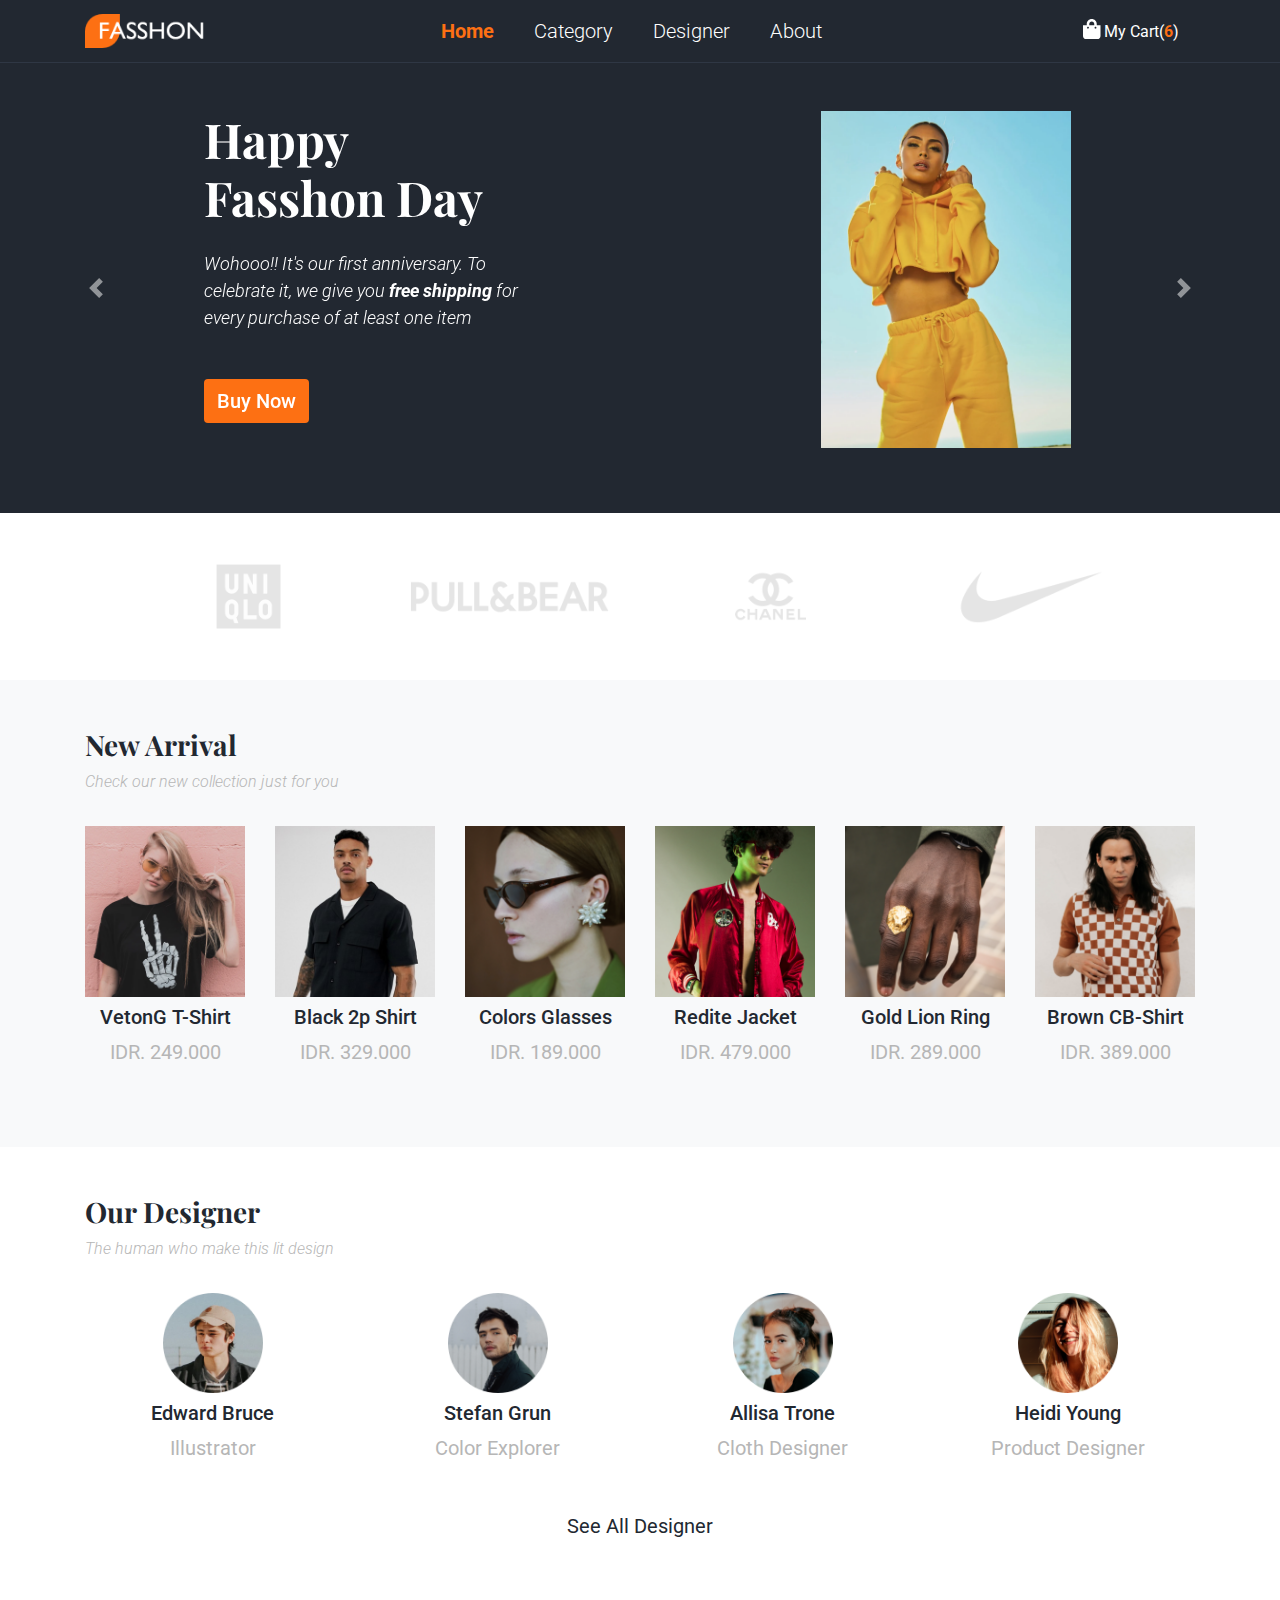
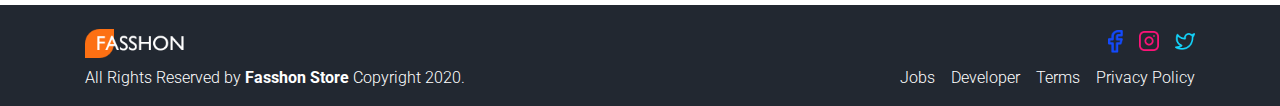
<file: index.html>
<!DOCTYPE html>
<html lang="en">
  <head>
    <meta charset="UTF-8" />
    <meta
      name="viewport"
      content="width=device-width, initial-scale=1.0, shrink-to-fit=no"
    />

    <!-- Bootstrap CSS -->
    <link rel="stylesheet" href="libraries/bootstrap/css/bootstrap.min.css" />

    <!-- Font Awesome CSS -->
    <link rel="stylesheet" href="libraries/fontawesome/css/all.min.css" />

    <!-- Google Font -->
    <link
      href="https://fonts.googleapis.com/css?family=Playfair+Display:400,700|Roboto:300,400,500&display=swap"
      rel="stylesheet"
    />

    <!-- My Style CSS -->
    <link rel="stylesheet" href="styles/style.css" />

    <title>Fasshon Store</title>
  </head>
  <body>
    <!-- Navbar -->
    <nav class="navbar navbar-expand-lg navbar-dark sticky-top">
      <div class="container">
        <a class="navbar-brand" href="index.html"
          ><img src="images/icons/logo@2x.png" alt="fasshon-store-logo"
        /></a>
        <button
          class="navbar-toggler"
          type="button"
          data-toggle="collapse"
          data-target="#navbarNav"
          aria-controls="navbarNav"
          aria-expanded="false"
          aria-label="Toggle navigation"
        >
          <span class="navbar-toggler-icon"></span>
        </button>
        <div class="collapse navbar-collapse" id="navbarNav">
          <ul class="navbar-nav mx-auto">
            <li class="nav-item active">
              <a class="nav-link" href="index.html">Home</a>
            </li>
            <li class="nav-item">
              <a class="nav-link" href="category.html">Category</a>
            </li>
            <li class="nav-item">
              <a class="nav-link" href="#">Designer</a>
            </li>
            <li class="nav-item">
              <a class="nav-link" href="#">About</a>
            </li>
          </ul>
          <div class="nav-shopping-bag">
            <a class="nav-link" href="cart.html"
              ><i class="fa fa-shopping-bag"></i>
              <span class="hover">My Cart</span>(<span
                style="font-weight: bold; color: #fd7013;"
                >6</span
              >)</a
            >
          </div>
        </div>
      </div>
    </nav>
    <!-- End Navbar -->

    <!-- Corousel -->
    <div
      id="carouselExampleControls"
      class="carousel slide"
      data-ride="carousel"
    >
      <div class="carousel-inner">
        <div class="container">
          <div class="carousel-item active">
            <div class="row pt-5 justify-content-around">
              <div class="col-md-6 col-lg-4">
                <h1 class="mb-4">
                  Happy <br />
                  Fasshon Day
                </h1>
                <p class="mb-5">
                  Wohooo!! It's our first anniversary. To celebrate it, we give
                  you <span style="font-weight: bold;">free shipping</span> for
                  every purchase of at least one item
                </p>
                <a name="" id="" class="btn text-white" href="#" role="button"
                  >Buy Now</a
                >
              </div>
              <div class="col-md-5 col-lg-3 d-none d-md-block">
                <img src="images/sliders/slide1@2x.png" />
              </div>
            </div>
          </div>
          <div class="carousel-item">
            <div class="row pt-5 justify-content-around">
              <div class="col-md-6 col-lg-4">
                <h1 class="mb-4">
                  Veton Couple T-Shirt
                </h1>
                <p class="mb-5">
                  Our new look couple T-Shirt. Specialy designed for couple who
                  love being
                  <span style="font-weight: bold;">WILD</span>
                </p>
                <a
                  name=""
                  id=""
                  class="btn text-white"
                  href="single-product.html"
                  role="button"
                  >Get it Now</a
                >
              </div>
              <div class="col-md-5 col-lg-3 d-none d-md-block">
                <img src="images/sliders/slide2@2x.png" />
              </div>
            </div>
          </div>
        </div>
      </div>
      <a
        class="carousel-control-prev"
        href="#carouselExampleControls"
        role="button"
        data-slide="prev"
      >
        <span class="carousel-control-prev-icon" aria-hidden="true"></span>
        <span class="sr-only">Previous</span>
      </a>
      <a
        class="carousel-control-next"
        href="#carouselExampleControls"
        role="button"
        data-slide="next"
      >
        <span class="carousel-control-next-icon" aria-hidden="true"></span>
        <span class="sr-only">Next</span>
      </a>
    </div>
    <!-- End Carousel -->

    <!-- Brands -->
    <section class="brands">
      <div class="container">
        <div class="row p-5 text-center">
          <div class="col-md">
            <img src="images/brands/uniqlo.png" class="img-fluid" />
          </div>
          <div class="col-md">
            <img src="images/brands/pnb.png" class="img-fluid" />
          </div>
          <div class="col-md">
            <img src="images/brands/cc.png" class="img-fluid" />
          </div>
          <div class="col-md">
            <img src="images/brands/nike.png" class="img-fluid" />
          </div>
        </div>
      </div>
    </section>
    <!-- End Brands -->

    <!-- New Arrival -->
    <section class="new-arrival bg-light py-5">
      <div class="container">
        <div class="row mb-3">
          <div class="col">
            <h3>New Arrival</h3>
            <p>Check our new collection just for you</p>
          </div>
        </div>
        <div class="row">
          <div class="col-6 col-sm-4 col-md-4 col-lg-2">
            <figure class="figure">
              <div class="figure-img-arrival">
                <img
                  src="images/products/new-arrival/new1@2x.png"
                  class="figure-img img-fluid "
                />
                <a
                  href="single-product.html"
                  class=" d-flex justify-content-center"
                >
                  <img
                    src="images/icons/btn-detail@2x.png"
                    class="align-self-center"
                /></a>
              </div>
              <figcaption class="figure-caption text-center">
                <h5>VetonG T-Shirt</h5>
                <p>IDR. 249.000</p>
              </figcaption>
            </figure>
          </div>
          <div class="col-6 col-sm-4 col-md-4 col-lg-2">
            <figure class="figure">
              <div class="figure-img-arrival">
                <img
                  src="images/products/new-arrival/new2@2x.png"
                  class="figure-img img-fluid "
                />
                <a href="#" class=" d-flex justify-content-center">
                  <img
                    src="images/icons/btn-detail@2x.png"
                    class="align-self-center"
                /></a>
              </div>
              <figcaption class="figure-caption text-center">
                <h5>Black 2p Shirt</h5>
                <p>IDR. 329.000</p>
              </figcaption>
            </figure>
          </div>
          <div class="col-6 col-sm-4 col-md-4 col-lg-2">
            <figure class="figure">
              <div class="figure-img-arrival">
                <img
                  src="images/products/new-arrival/new3@2x.png"
                  class="figure-img img-fluid "
                />
                <a href="#" class=" d-flex justify-content-center">
                  <img
                    src="images/icons/btn-detail@2x.png"
                    class="align-self-center"
                /></a>
              </div>
              <figcaption class="figure-caption text-center">
                <h5>Colors Glasses</h5>
                <p>IDR. 189.000</p>
              </figcaption>
            </figure>
          </div>
          <div class="col-6 col-sm-4 col-md-4 col-lg-2">
            <figure class="figure">
              <div class="figure-img-arrival">
                <img
                  src="images/products/new-arrival/new4@2x.png"
                  class="figure-img img-fluid "
                />
                <a href="#" class=" d-flex justify-content-center">
                  <img
                    src="images/icons/btn-detail@2x.png"
                    class="align-self-center"
                /></a>
              </div>
              <figcaption class="figure-caption text-center">
                <h5>Redite Jacket</h5>
                <p>IDR. 479.000</p>
              </figcaption>
            </figure>
          </div>
          <div class="col-6 col-sm-4 col-md-4 col-lg-2">
            <figure class="figure">
              <div class="figure-img-arrival">
                <img
                  src="images/products/new-arrival/new5@2x.png"
                  class="figure-img img-fluid "
                />
                <a href="#" class=" d-flex justify-content-center">
                  <img
                    src="images/icons/btn-detail@2x.png"
                    class="align-self-center"
                /></a>
              </div>
              <figcaption class="figure-caption text-center">
                <h5>Gold Lion Ring</h5>
                <p>IDR. 289.000</p>
              </figcaption>
            </figure>
          </div>
          <div class="col-6 col-sm-4 col-md-4 col-lg-2">
            <figure class="figure">
              <div class="figure-img-arrival">
                <img
                  src="images/products/new-arrival/new6@2x.png"
                  class="figure-img img-fluid "
                />
                <a href="#" class=" d-flex justify-content-center">
                  <img
                    src="images/icons/btn-detail@2x.png"
                    class="align-self-center"
                /></a>
              </div>
              <figcaption class="figure-caption text-center">
                <h5>Brown CB-Shirt</h5>
                <p>IDR. 389.000</p>
              </figcaption>
            </figure>
          </div>
        </div>
      </div>
    </section>
    <!-- End New Arrival -->

    <!-- Designer -->
    <section class="designer">
      <div class="container py-5">
        <div class="row mb-3">
          <div class="col">
            <h3>Our Designer</h3>
            <p>The human who make this lit design</p>
          </div>
        </div>
        <div class="row mb-3">
          <div class="col-6 col-sm-3 text-center">
            <figure class="figure">
              <div class="figure-img-designer">
                <img
                  src="images/designers/designer1@2x.png"
                  class="figure-img img-fluid rounded"
                />
              </div>
              <figcaption class="figure-caption text-center">
                <h5>Edward Bruce</h5>
                <p>Illustrator</p>
              </figcaption>
            </figure>
          </div>
          <div class="col-6 col-sm-3 text-center">
            <figure class="figure">
              <div class="figure-img-designer">
                <img
                  src="images/designers/designer2@2x.png"
                  class="figure-img img-fluid rounded"
                />
              </div>
              <figcaption class="figure-caption text-center">
                <h5>Stefan Grun</h5>
                <p>Color Explorer</p>
              </figcaption>
            </figure>
          </div>
          <div class="col-6 col-sm-3 text-center">
            <figure class="figure">
              <div class="figure-img-designer">
                <img
                  src="images/designers/designer3@2x.png"
                  class="figure-img img-fluid rounded"
                />
              </div>
              <figcaption class="figure-caption text-center">
                <h5>Allisa Trone</h5>
                <p>Cloth Designer</p>
              </figcaption>
            </figure>
          </div>
          <div class="col-6 col-sm-3 text-center">
            <figure class="figure">
              <div class="figure-img-designer">
                <img
                  src="images/designers/designer4@2x.png"
                  class="figure-img img-fluid rounded"
                />
              </div>
              <figcaption class="figure-caption text-center">
                <h5>Heidi Young</h5>
                <p>Product Designer</p>
              </figcaption>
            </figure>
          </div>
        </div>
        <div class="row mb-3">
          <div class="col text-center">
            <a href="">See All Designer</a>
          </div>
        </div>
      </div>
    </section>
    <!-- End Designer -->

    <!-- Footer -->
    <footer>
      <div class="container">
        <div class="row pt-4 pb-2 justify-content-between">
          <div class="col-2">
            <img src="images/icons/logo@2x.png" alt="fashon-logo-store" />
          </div>
          <div class="col-5">
            <div class="nav sosmed justify-content-end">
              <a href="#" class="nav-link facebook"
                ><img src="images/icons/facebook@2x.png" alt="facebook"
              /></a>
              <a href="#" class="nav-link"
                ><img src="images/icons/instagram@2x.png" alt="instagram"
              /></a>
              <a href="#" class="nav-link"
                ><img src="images/icons/twitter@2x.png" alt="twitter"
              /></a>
            </div>
          </div>
        </div>
        <div class="row">
          <div class="col-6">
            <p>
              All Rights Reserved by
              <span style="font-weight: bold;">Fasshon Store</span> Copyright
              2020.
            </p>
          </div>
          <div class="col-6 text-right">
            <nav class="nav justify-content-end">
              <a class="nav-link" href="#">Jobs</a>
              <a class="nav-link" href="#">Developer</a>
              <a class="nav-link" href="#">Terms</a>
              <a class="nav-link" href="#">Privacy Policy</a>
            </nav>
          </div>
        </div>
      </div>
    </footer>
    <!-- End Footer -->

    <!-- jQuery, then Popper.js, Bootstap JS -->
    <script src="libraries/jquery/jquery-3.4.1.min.js"></script>
    <script src="libraries/popper/popper.min.js"></script>
    <script src="libraries/bootstrap/js/bootstrap.min.js"></script>

    <!-- Font Awesome JS -->
    <script src="libraries/fontawesome/js/all.min.js"></script>
  </body>
</html>
</file>
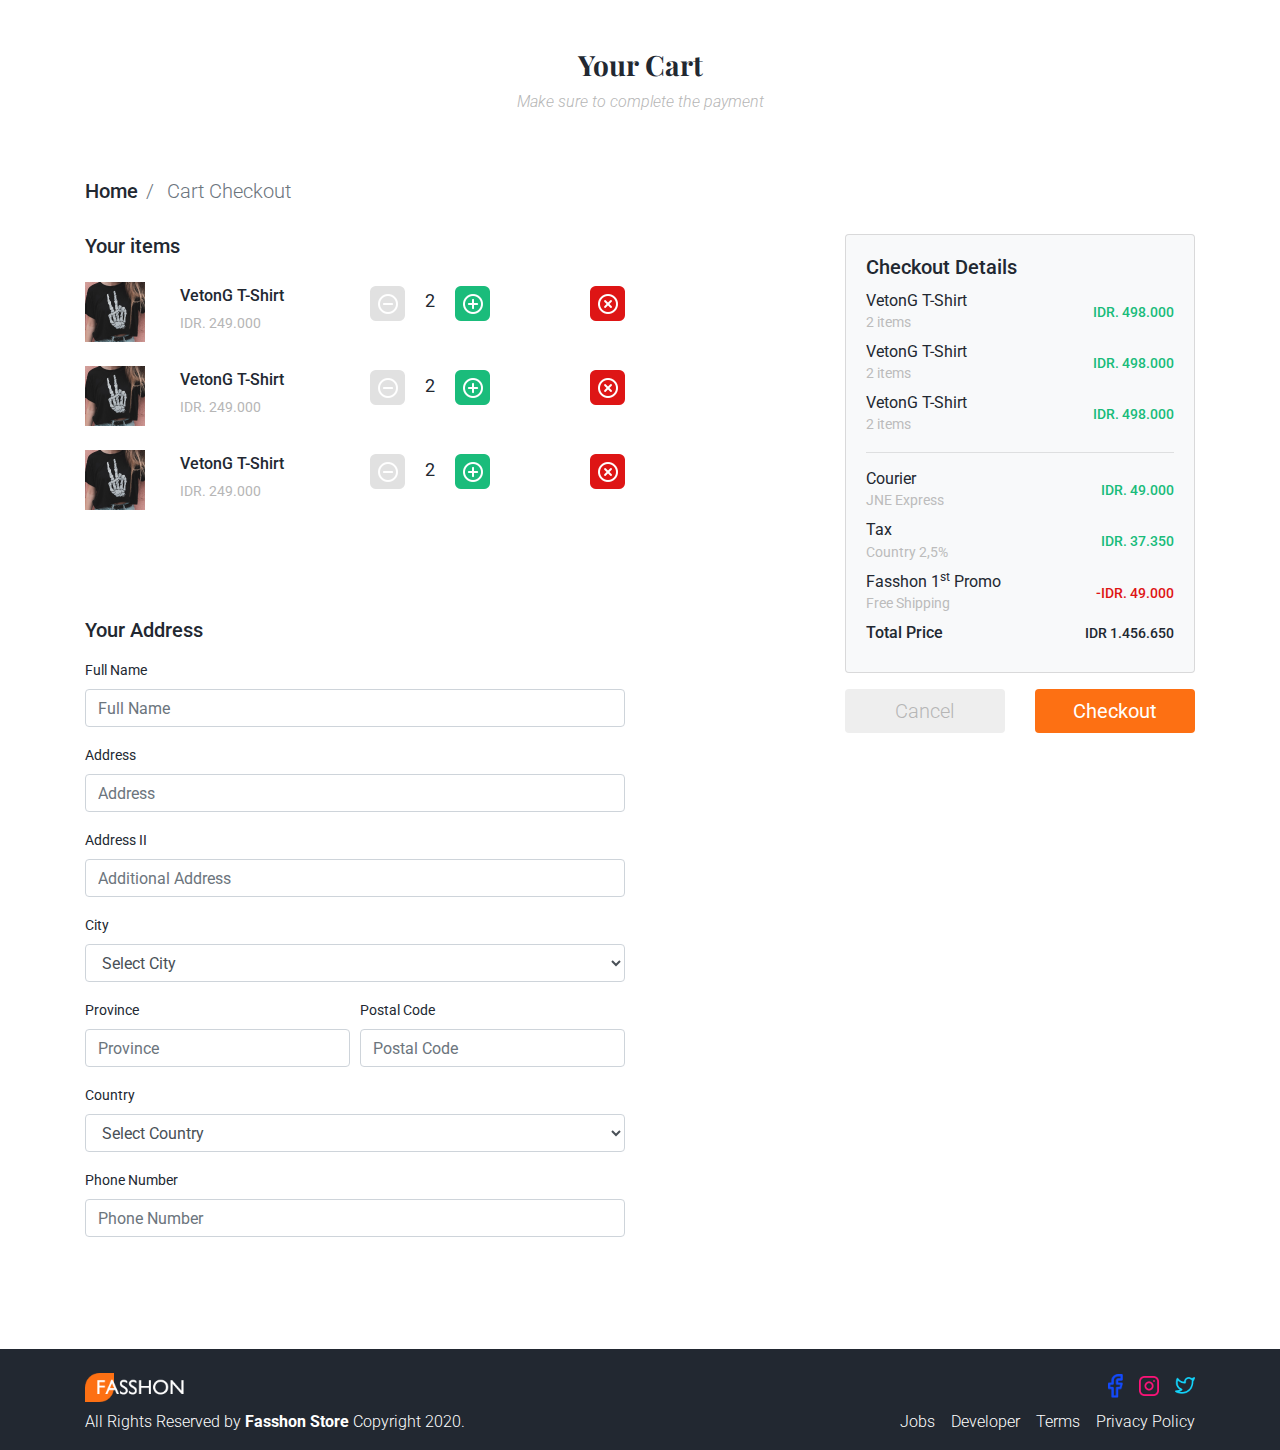
<file: cart.html>
<!DOCTYPE html>
<html lang="en">
  <head>
    <meta charset="UTF-8" />
    <meta
      name="viewport"
      content="width=device-width, initial-scale=1.0, shrink-to-fit=no"
    />

    <!-- Bootstrap CSS -->
    <link rel="stylesheet" href="libraries/bootstrap/css/bootstrap.min.css" />

    <!-- Font Awesome CSS -->
    <link rel="stylesheet" href="libraries/fontawesome/css/all.min.css" />

    <!-- Google Font -->
    <link
      href="https://fonts.googleapis.com/css?family=Playfair+Display:400,700|Roboto:300,400,500&display=swap"
      rel="stylesheet"
    />

    <!-- My Style CSS -->
    <link rel="stylesheet" href="styles/style.css" />

    <title>Fasshon Store</title>
  </head>
  <body>
    <!-- Cart Header -->
    <div class="container pt-5">
      <div class="row cart mb-3">
        <div class="col text-center">
          <h3>Your Cart</h3>
          <p>Make sure to complete the payment</p>
        </div>
      </div>
    </div>
    <!-- End Cart Header -->

    <!-- Breadcrumb -->
    <div class="container">
      <nav>
        <ol class="breadcrumb bg-transparent">
          <li class="breadcrumb-item"><a href="index.html">Home</a></li>
          <li class="breadcrumb-item active" aria-current="page">
            Cart Checkout
          </li>
        </ol>
      </nav>
    </div>
    <!-- End Breadcrumb -->

    <!-- Checkout -->
    <section class="checkout">
      <div class="container pb-5">
        <div class="row mb-5 justify-content-between">
          <div class="col-lg-6">
            <h5 class="mb-4">Your items</h5>
            <div class="row mb-3">
              <div class="col-sm-2 col-md-2 d-none d-sm-block">
                <img
                  src="images/products/cart/Mask Group 20@2x.png"
                  alt="item-1"
                />
              </div>
              <div class="col-4 col-sm-4 col-md-4 mt-1">
                <h6>VetonG T-Shirt</h6>
                <p>IDR. 249.000</p>
              </div>
              <div class="col-6 col-sm-4 col-md-4 mt-1">
                <a href="" class="btn-minplus" role="button"
                  ><img src="images/icons/btn-min@2x.png" alt="btn-min"
                /></a>
                <span class="mx-3" style="font-size: 18px;">2</span>
                <a href="" class="btn-minplus" role="button"
                  ><img src="images/icons/btn-plus@2x.png" alt="btn-plus"
                /></a>
              </div>
              <div class="col-2 col-sm-2 col-md-2 mt-1 text-right">
                <a href="" class="btn-delete" role="button"
                  ><img src="images/icons/btn-delete@2x.png" alt="btn-plus"
                /></a>
              </div>
            </div>
            <div class="row mb-3">
              <div class="col-sm-2 col-md-2 d-none d-sm-block">
                <img
                  src="images/products/cart/Mask Group 20@2x.png"
                  alt="item-1"
                />
              </div>
              <div class="col-4 col-sm-4 col-md-4 mt-1">
                <h6>VetonG T-Shirt</h6>
                <p>IDR. 249.000</p>
              </div>
              <div class="col-6 col-sm-4 col-md-4 mt-1">
                <a href="" class="btn-minplus" role="button"
                  ><img src="images/icons/btn-min@2x.png" alt="btn-min"
                /></a>
                <span class="mx-3" style="font-size: 18px;">2</span>
                <a href="" class="btn-minplus" role="button"
                  ><img src="images/icons/btn-plus@2x.png" alt="btn-plus"
                /></a>
              </div>
              <div class="col-2 col-sm-2 col-md-2 mt-1 text-right">
                <a href="" class="btn-delete" role="button"
                  ><img src="images/icons/btn-delete@2x.png" alt="btn-plus"
                /></a>
              </div>
            </div>
            <div class="row mb-3">
              <div class="col-sm-2 col-md-2 d-none d-sm-block">
                <img
                  src="images/products/cart/Mask Group 20@2x.png"
                  alt="item-1"
                />
              </div>
              <div class="col-4 col-sm-4 col-md-4 mt-1">
                <h6>VetonG T-Shirt</h6>
                <p>IDR. 249.000</p>
              </div>
              <div class="col-6 col-sm-4 col-md-4 mt-1">
                <a href="" class="btn-minplus" role="button"
                  ><img src="images/icons/btn-min@2x.png" alt="btn-min"
                /></a>
                <span class="mx-3" style="font-size: 18px;">2</span>
                <a href="" class="btn-minplus" role="button"
                  ><img src="images/icons/btn-plus@2x.png" alt="btn-plus"
                /></a>
              </div>
              <div class="col-2 col-sm-2 col-md-2 mt-1 text-right">
                <a href="" class="btn-delete" role="button"
                  ><img src="images/icons/btn-delete@2x.png" alt="btn-plus"
                /></a>
              </div>
            </div>
            <!-- Address -->
            <h5 class="mb-3" style="margin-top: 100px;">Your Address</h5>
            <form>
              <div class="form-group">
                <label for="name">Full Name</label>
                <input
                  type="text"
                  class="form-control"
                  id="name"
                  placeholder="Full Name"
                />
              </div>
              <div class="form-group">
                <label for="address">Address</label>
                <input
                  type="text"
                  class="form-control"
                  id="address"
                  placeholder="Address"
                />
              </div>
              <div class="form-group">
                <label for="address2">Address II</label>
                <input
                  type="text"
                  class="form-control"
                  id="address2"
                  placeholder="Additional Address"
                />
              </div>
              <div class="form-group">
                <label for="city">City</label>
                <select class="form-control" id="city">
                  <option>Select City</option>
                  <option>Surabaya</option>
                  <option>Jakarta</option>
                  <option>Bandung</option>
                </select>
              </div>
              <div class="form-row">
                <div class="col mb-3">
                  <label for="province">Province</label>
                  <input
                    type="text"
                    class="form-control"
                    placeholder="Province"
                  />
                </div>
                <div class="col">
                  <label for="postal-code">Postal Code</label>
                  <input
                    type="number"
                    class="form-control"
                    placeholder="Postal Code"
                  />
                </div>
              </div>
              <div class="form-group">
                <label for="country">Country</label>
                <select class="form-control" id="country">
                  <option>Select Country</option>
                  <option>Indonesia</option>
                  <option>Singapore</option>
                  <option>Australia</option>
                </select>
              </div>
              <div class="form-group">
                <label for="phone">Phone Number</label>
                <input
                  type="tel"
                  class="form-control"
                  id="phone"
                  placeholder="Phone Number"
                />
              </div>
            </form>
            <!-- End Address -->
          </div>
          <div class="col-lg-4">
            <div class="card bg-light mb-3">
              <div class="card-body">
                <h5 class="card-title">Checkout Details</h5>
                <div class="row mb-2">
                  <div class="col">
                    <h6 class="m-0">VetonG T-Shirt</h6>
                    <small>2 items</small>
                  </div>
                  <div class="col d-flex justify-content-end">
                    <p class="m-0 align-self-center">IDR. 498.000</p>
                  </div>
                </div>
                <div class="row mb-2">
                  <div class="col">
                    <h6 class="m-0">VetonG T-Shirt</h6>
                    <small>2 items</small>
                  </div>
                  <div class="col d-flex justify-content-end">
                    <p class="m-0 align-self-center">IDR. 498.000</p>
                  </div>
                </div>
                <div class="row mb-2">
                  <div class="col">
                    <h6 class="m-0">VetonG T-Shirt</h6>
                    <small>2 items</small>
                  </div>
                  <div class="col d-flex justify-content-end">
                    <p class="m-0 align-self-center">IDR. 498.000</p>
                  </div>
                </div>
                <hr />
                <div class="row mb-2">
                  <div class="col">
                    <h6 class="m-0">Courier</h6>
                    <small>JNE Express</small>
                  </div>
                  <div class="col d-flex justify-content-end">
                    <p class="m-0 align-self-center">IDR. 49.000</p>
                  </div>
                </div>
                <div class="row mb-2">
                  <div class="col">
                    <h6 class="m-0">Tax</h6>
                    <small>Country 2,5%</small>
                  </div>
                  <div class="col d-flex justify-content-end">
                    <p class="m-0 align-self-center">IDR. 37.350</p>
                  </div>
                </div>
                <div class="row mb-2">
                  <div class="col">
                    <h6 class="m-0">Fasshon 1<sup>st</sup> Promo</h6>
                    <small>Free Shipping</small>
                  </div>
                  <div class="col d-flex justify-content-end">
                    <p class="m-0 align-self-center" style="color: #de1515;">
                      -IDR. 49.000
                    </p>
                  </div>
                </div>
                <div class="row mb-2">
                  <div class="col">
                    <h6 class="m-0" style="font-weight: 500;">Total Price</h6>
                  </div>
                  <div class="col d-flex justify-content-end">
                    <p
                      class="m-0 align-self-center"
                      style="font-weight: 500; color: #222831;"
                    >
                      IDR 1.456.650
                    </p>
                  </div>
                </div>
              </div>
            </div>
            <div class="row">
              <div class="col">
                <a
                  class="btn btn-block btn-cancel"
                  href="index.html"
                  role="button"
                  >Cancel</a
                >
              </div>
              <div class="col">
                <a
                  class="btn btn-block btn-checkout"
                  href="#"
                  role="button"
                  data-toggle="modal"
                  data-target="#success-checkout"
                  >Checkout</a
                >
              </div>
            </div>
          </div>
        </div>
      </div>
    </section>
    <!-- End Checkout -->

    <!-- Success Checkout Modal -->
    <div
      class="modal fade"
      id="success-checkout"
      tabindex="-1"
      role="dialog"
      aria-labelledby="exampleModalLabel"
      aria-hidden="true"
    >
      <div class="modal-dialog" role="document">
        <div class="modal-content">
          <div class="modal-body text-center">
            <img
              class="mb-5"
              src="images/icons/ic-success-checkout@2x.png"
              alt="icon-success-checkout"
            />
            <h3>Checkout Success</h3>
            <p>Your clothes will come in a few days</p>
            <a class="btn btn-back-home mt-4" href="index.html" role="button"
              >Home</a
            >
          </div>
        </div>
      </div>
    </div>
    <!-- End Success Checkout Modal -->

    <!-- Footer -->
    <footer>
      <div class="container">
        <div class="row pt-4 pb-2 justify-content-between">
          <div class="col-2">
            <img src="images/icons/logo@2x.png" alt="fashon-store-logo" />
          </div>
          <div class="col-5">
            <div class="nav sosmed justify-content-end">
              <a href="#" class="nav-link facebook"
                ><img src="images/icons/facebook@2x.png" alt="facebook"
              /></a>
              <a href="#" class="nav-link"
                ><img src="images/icons/instagram@2x.png" alt="instagram"
              /></a>
              <a href="#" class="nav-link"
                ><img src="images/icons/twitter@2x.png" alt="twitter"
              /></a>
            </div>
          </div>
        </div>
        <div class="row">
          <div class="col-6">
            <p>
              All Rights Reserved by
              <span style="font-weight: bold;">Fasshon Store</span> Copyright
              2020.
            </p>
          </div>
          <div class="col-6 text-right">
            <nav class="nav justify-content-end">
              <a class="nav-link" href="#">Jobs</a>
              <a class="nav-link" href="#">Developer</a>
              <a class="nav-link" href="#">Terms</a>
              <a class="nav-link" href="#">Privacy Policy</a>
            </nav>
          </div>
        </div>
      </div>
    </footer>
    <!-- End Footer -->

    <!-- jQuery, then Popper.js, Bootstap JS -->
    <script src="libraries/jquery/jquery-3.4.1.min.js"></script>
    <script src="libraries/popper/popper.min.js"></script>
    <script src="libraries/bootstrap/js/bootstrap.min.js"></script>

    <!-- Font Awesome JS -->
    <script src="libraries/fontawesome/js/all.min.js"></script>
  </body>
</html>
</file>
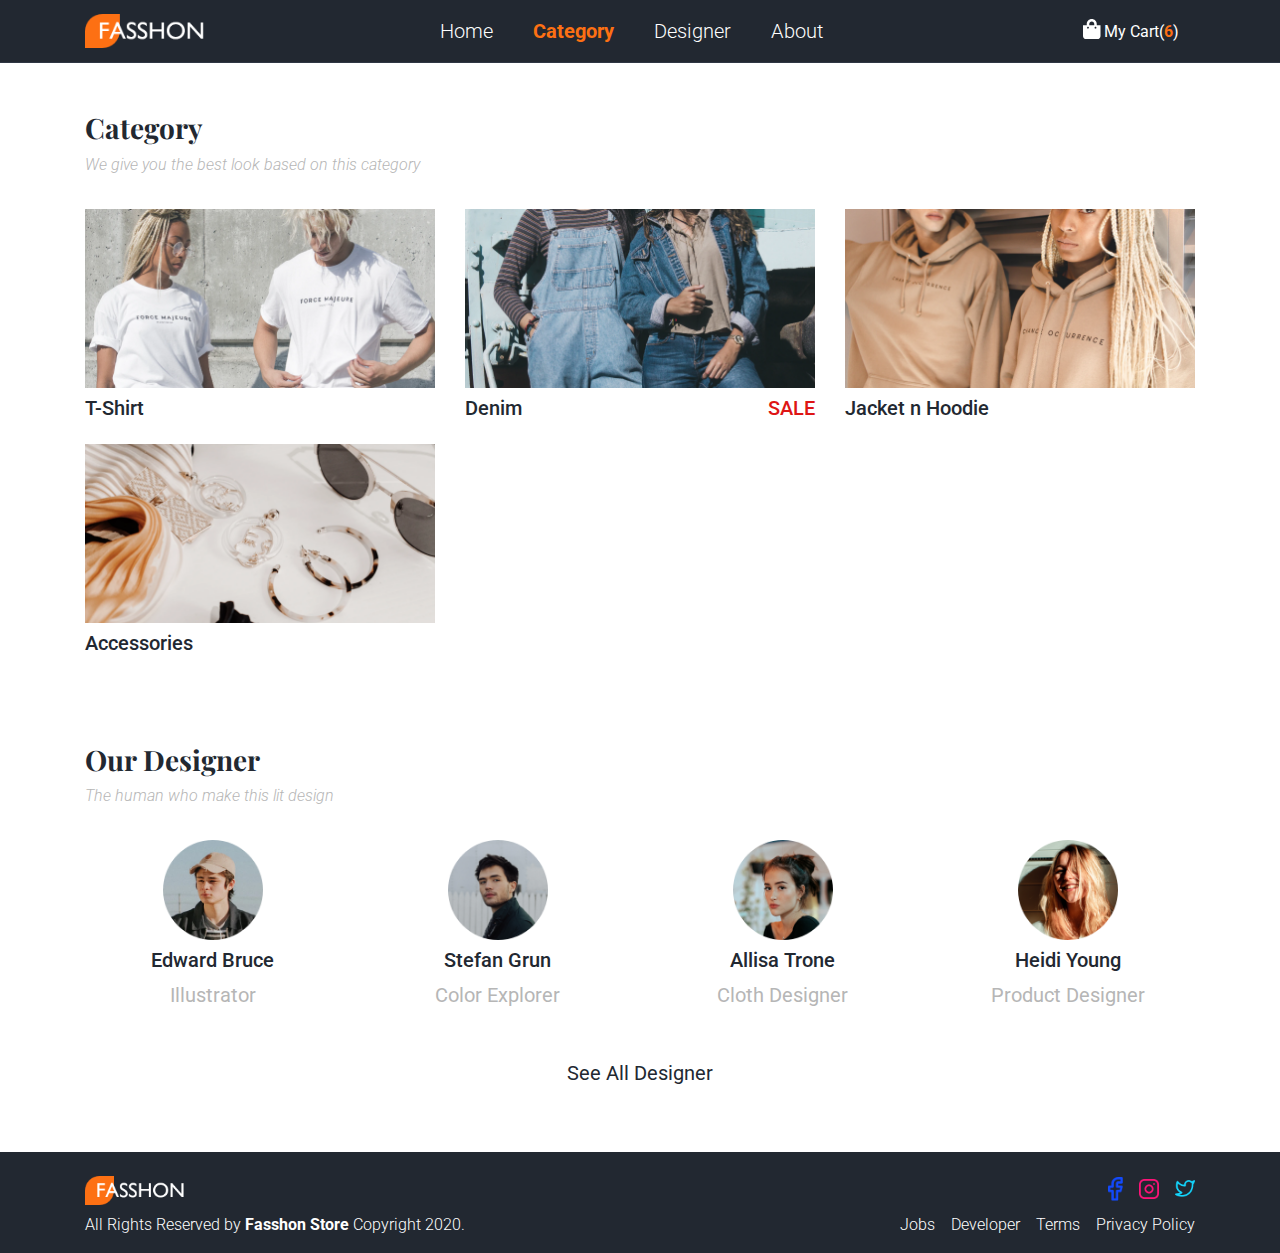
<file: category.html>
<!DOCTYPE html>
<html lang="en">
  <head>
    <meta charset="UTF-8" />
    <meta
      name="viewport"
      content="width=device-width, initial-scale=1.0, shrink-to-fit=no"
    />

    <!-- Bootstrap CSS -->
    <link rel="stylesheet" href="libraries/bootstrap/css/bootstrap.min.css" />

    <!-- Font Awesome CSS -->
    <link rel="stylesheet" href="libraries/fontawesome/css/all.min.css" />

    <!-- Google Font -->
    <link
      href="https://fonts.googleapis.com/css?family=Playfair+Display:400,700|Roboto:300,400,500&display=swap"
      rel="stylesheet"
    />

    <!-- My Style CSS -->
    <link rel="stylesheet" href="styles/style.css" />

    <title>Fasshon Store</title>
  </head>
  <body>
    <!-- Navbar -->
    <nav class="navbar navbar-expand-lg navbar-dark sticky-top">
      <div class="container">
        <a class="navbar-brand" href="index.html"
          ><img src="images/icons/logo@2x.png" alt="fasshon-store-logo"
        /></a>
        <button
          class="navbar-toggler"
          type="button"
          data-toggle="collapse"
          data-target="#navbarNav"
          aria-controls="navbarNav"
          aria-expanded="false"
          aria-label="Toggle navigation"
        >
          <span class="navbar-toggler-icon"></span>
        </button>
        <div class="collapse navbar-collapse" id="navbarNav">
          <ul class="navbar-nav mx-auto">
            <li class="nav-item">
              <a class="nav-link" href="index.html">Home</a>
            </li>
            <li class="nav-item active">
              <a class="nav-link" href="category.html">Category</a>
            </li>
            <li class="nav-item">
              <a class="nav-link" href="#">Designer</a>
            </li>
            <li class="nav-item">
              <a class="nav-link" href="#">About</a>
            </li>
          </ul>
          <div class="nav-shopping-bag">
            <a class="nav-link" href="cart.html"
              ><i class="fa fa-shopping-bag"></i>
              <span class="hover">My Cart</span>(<span
                style="font-weight: bold; color: #fd7013;"
                >6</span
              >)</a
            >
          </div>
        </div>
      </div>
    </nav>
    <!-- End Navbar -->

    <!-- Category -->
    <section class="category">
      <div class="container">
        <div class="row mb-3 pt-5">
          <div class="col">
            <h3>Category</h3>
            <p>We give you the best look based on this category</p>
          </div>
        </div>
        <div class="row mb-3">
          <div class="col-sm-6 col-md-4">
            <figure class="figure">
              <img
                src="images/category/tshirt@2x.png"
                class="figure-img img-fluid"
                alt="category-1"
              />
              <figcaption class="figure-caption">
                <div class="row">
                  <div class="col">
                    <h5>T-Shirt</h5>
                  </div>
                </div>
              </figcaption>
            </figure>
          </div>
          <div class="col-sm-6 col-md-4">
            <figure class="figure">
              <img
                src="images/category/denim@2x.png"
                class="figure-img img-fluid"
                alt="category-2"
              />
              <figcaption class="figure-caption">
                <div class="row">
                  <div class="col">
                    <h5>Denim</h5>
                  </div>
                  <div class="col text-right">
                    <h6>SALE</h6>
                  </div>
                </div>
              </figcaption>
            </figure>
          </div>
          <div class="col-sm-6 col-md-4">
            <figure class="figure">
              <img
                src="images/category/jacket@2x.png"
                class="figure-img img-fluid"
                alt="category-3"
              />
              <figcaption class="figure-caption">
                <div class="row">
                  <div class="col">
                    <h5>Jacket n Hoodie</h5>
                  </div>
                </div>
              </figcaption>
            </figure>
          </div>
          <div class="col-sm-6 col-md-4">
            <figure class="figure">
              <img
                src="images/category/accessories@2x.png"
                class="figure-img img-fluid"
                alt="category-4"
              />
              <figcaption class="figure-caption">
                <div class="row">
                  <div class="col">
                    <h5>Accessories</h5>
                  </div>
                </div>
              </figcaption>
            </figure>
          </div>
        </div>
      </div>
    </section>
    <!-- End Category -->

    <!-- Designer -->
    <section class="designer">
      <div class="container py-5">
        <div class="row mb-3">
          <div class="col">
            <h3>Our Designer</h3>
            <p>The human who make this lit design</p>
          </div>
        </div>
        <div class="row mb-3">
          <div class="col-6 col-sm-3 text-center">
            <figure class="figure">
              <div class="figure-img-designer">
                <img
                  src="images/designers/designer1@2x.png"
                  class="figure-img img-fluid rounded"
                />
              </div>
              <figcaption class="figure-caption text-center">
                <h5>Edward Bruce</h5>
                <p>Illustrator</p>
              </figcaption>
            </figure>
          </div>
          <div class="col-6 col-sm-3 text-center">
            <figure class="figure">
              <div class="figure-img-designer">
                <img
                  src="images/designers/designer2@2x.png"
                  class="figure-img img-fluid rounded"
                />
              </div>
              <figcaption class="figure-caption text-center">
                <h5>Stefan Grun</h5>
                <p>Color Explorer</p>
              </figcaption>
            </figure>
          </div>
          <div class="col-6 col-sm-3 text-center">
            <figure class="figure">
              <div class="figure-img-designer">
                <img
                  src="images/designers/designer3@2x.png"
                  class="figure-img img-fluid rounded"
                />
              </div>
              <figcaption class="figure-caption text-center">
                <h5>Allisa Trone</h5>
                <p>Cloth Designer</p>
              </figcaption>
            </figure>
          </div>
          <div class="col-6 col-sm-3 text-center">
            <figure class="figure">
              <div class="figure-img-designer">
                <img
                  src="images/designers/designer4@2x.png"
                  class="figure-img img-fluid rounded"
                />
              </div>
              <figcaption class="figure-caption text-center">
                <h5>Heidi Young</h5>
                <p>Product Designer</p>
              </figcaption>
            </figure>
          </div>
        </div>
        <div class="row mb-3">
          <div class="col text-center">
            <a href="">See All Designer</a>
          </div>
        </div>
      </div>
    </section>
    <!-- End Designer -->

    <!-- Footer -->
    <footer>
      <div class="container">
        <div class="row pt-4 pb-2 justify-content-between">
          <div class="col-2">
            <img src="images/icons/logo@2x.png" alt="fashon-store-logo" />
          </div>
          <div class="col-5">
            <div class="nav sosmed justify-content-end">
              <a href="#" class="nav-link facebook"
                ><img src="images/icons/facebook@2x.png" alt="facebook"
              /></a>
              <a href="#" class="nav-link"
                ><img src="images/icons/instagram@2x.png" alt="instagram"
              /></a>
              <a href="#" class="nav-link"
                ><img src="images/icons/twitter@2x.png" alt="twitter"
              /></a>
            </div>
          </div>
        </div>
        <div class="row">
          <div class="col-6">
            <p>
              All Rights Reserved by
              <span style="font-weight: bold;">Fasshon Store</span> Copyright
              2020.
            </p>
          </div>
          <div class="col-6 text-right">
            <nav class="nav justify-content-end">
              <a class="nav-link" href="#">Jobs</a>
              <a class="nav-link" href="#">Developer</a>
              <a class="nav-link" href="#">Terms</a>
              <a class="nav-link" href="#">Privacy Policy</a>
            </nav>
          </div>
        </div>
      </div>
    </footer>
    <!-- End Footer -->

    <!-- jQuery, then Popper.js, Bootstap JS -->
    <script src="libraries/jquery/jquery-3.4.1.min.js"></script>
    <script src="libraries/popper/popper.min.js"></script>
    <script src="libraries/bootstrap/js/bootstrap.min.js"></script>

    <!-- Font Awesome JS -->
    <script src="libraries/fontawesome/js/all.min.js"></script>
  </body>
</html>
</file>
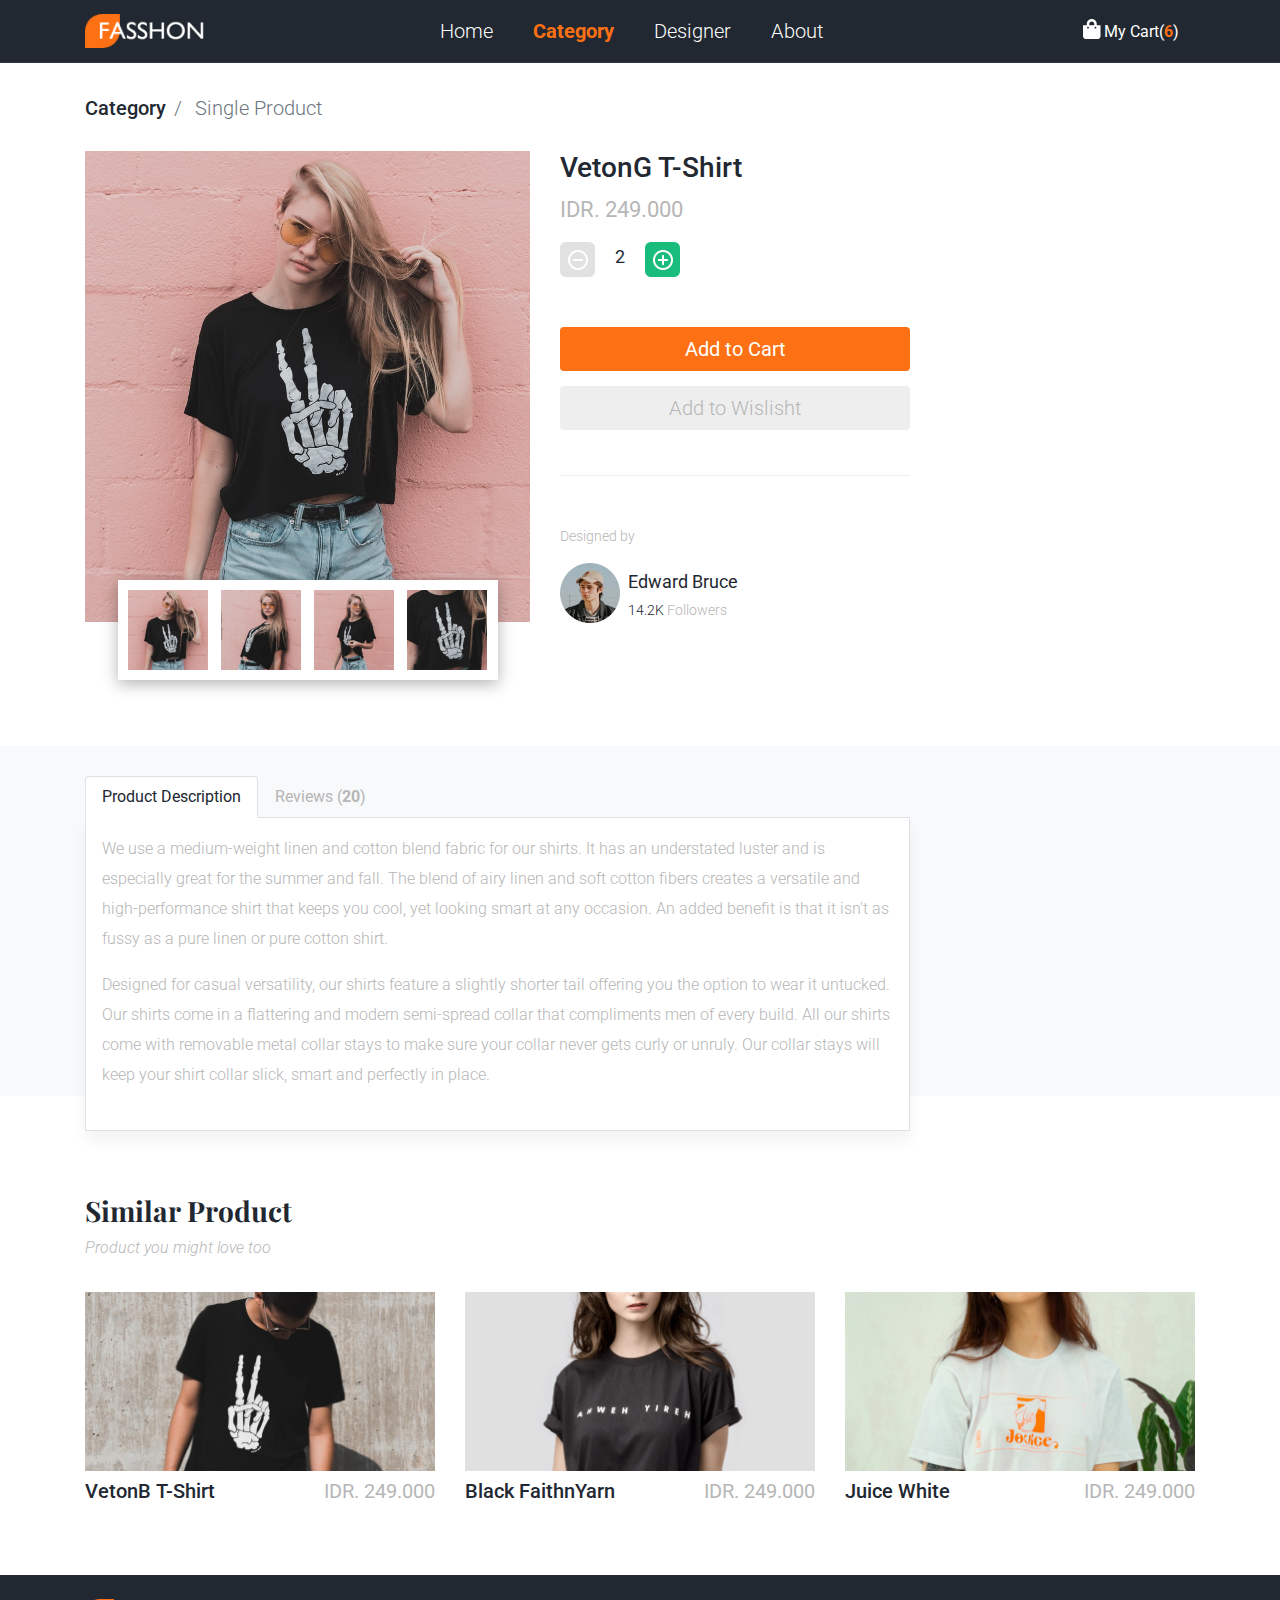
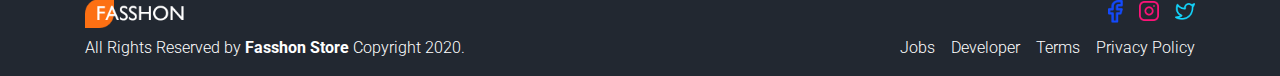
<file: single-product.html>
<!DOCTYPE html>
<html lang="en">
  <head>
    <meta charset="UTF-8" />
    <meta
      name="viewport"
      content="width=device-width, initial-scale=1.0, shrink-to-fit=no"
    />

    <!-- Bootstrap CSS -->
    <link rel="stylesheet" href="libraries/bootstrap/css/bootstrap.min.css" />

    <!-- Font Awesome CSS -->
    <link rel="stylesheet" href="libraries/fontawesome/css/all.min.css" />

    <!-- Google Font -->
    <link
      href="https://fonts.googleapis.com/css?family=Playfair+Display:400,700|Roboto:300,400,500&display=swap"
      rel="stylesheet"
    />

    <!-- My Style CSS -->
    <link rel="stylesheet" href="styles/style.css" />

    <title>Fasshon Store</title>
  </head>
  <body>
    <!-- Navbar -->
    <nav class="navbar navbar-expand-lg navbar-dark sticky-top">
      <div class="container">
        <a class="navbar-brand" href="index.html"
          ><img src="images/icons/logo@2x.png" alt="fasshon-store-logo"
        /></a>
        <button
          class="navbar-toggler"
          type="button"
          data-toggle="collapse"
          data-target="#navbarNav"
          aria-controls="navbarNav"
          aria-expanded="false"
          aria-label="Toggle navigation"
        >
          <span class="navbar-toggler-icon"></span>
        </button>
        <div class="collapse navbar-collapse" id="navbarNav">
          <ul class="navbar-nav mx-auto">
            <li class="nav-item">
              <a class="nav-link" href="index.html">Home</a>
            </li>
            <li class="nav-item active">
              <a class="nav-link" href="category.html">Category</a>
            </li>
            <li class="nav-item">
              <a class="nav-link" href="#">Designer</a>
            </li>
            <li class="nav-item">
              <a class="nav-link" href="#">About</a>
            </li>
          </ul>
          <div class="nav-shopping-bag">
            <a class="nav-link" href="cart.html"
              ><i class="fa fa-shopping-bag"></i>
              <span class="hover">My Cart</span>(<span
                style="font-weight: bold; color: #fd7013;"
                >6</span
              >)</a
            >
          </div>
        </div>
      </div>
    </nav>
    <!-- End Navbar -->

    <!-- Breadcrumb -->
    <div class="container">
      <nav>
        <ol class="breadcrumb bg-transparent">
          <li class="breadcrumb-item"><a href="#">Category</a></li>
          <li class="breadcrumb-item active" aria-current="page">
            Single Product
          </li>
        </ol>
      </nav>
    </div>
    <!-- End Breadcrumb -->

    <!-- Single Product -->
    <section class="single-product">
      <div class="container">
        <div class="row">
          <div class="col-lg-5">
            <figure class="figure">
              <img
                src="images/products/sp1@2x.png"
                class="figure-img img-fluid"
                alt="single-product"
              />
              <figcaption
                class="figure-caption product-thumbnail d-flex justify-content-between"
              >
                <a href=""
                  ><img
                    src="images/products/thumbnails/thumb1@2x.png"
                    alt="thumbnail-1"
                /></a>
                <a href=""
                  ><img
                    src="images/products/thumbnails/thumb2@2x.png"
                    alt="thumbnail-2"
                /></a>
                <a href=""
                  ><img
                    src="images/products/thumbnails/thumb3@2x.png"
                    alt="thumbnail-3"
                /></a>
                <a href=""
                  ><img
                    src="images/products/thumbnails/thumb4@2x.png"
                    alt="thumbnail-4"
                /></a>
              </figcaption>
            </figure>
          </div>
          <div class="col-lg-4">
            <h3>VetonG T-Shirt</h3>
            <p>IDR. 249.000</p>
            <a href="" class="btn-minplus" role="button"
              ><img src="images/icons/btn-min@2x.png" alt="btn-min"
            /></a>
            <span class="mx-3" style="font-size: 18px;">2</span>
            <a href="" class="btn-minplus" role="button"
              ><img src="images/icons/btn-plus@2x.png" alt="btn-plus"
            /></a>
            <div class="btn-main">
              <a class="btn btn-block btn-cart" href="#" role="button"
                >Add to Cart</a
              >
              <a class="btn btn-block btn-whislist" href="#" role="button"
                >Add to Wislisht</a
              >
            </div>
            <div class="designed-by">
              <p>Designed by</p>
              <div class="row">
                <div class="col-2">
                  <img src="images/designers/designer1@2x.png" alt="designer" />
                </div>
                <div class="col designer-attr">
                  <h5>Edward Bruce</h5>
                  <p><span style="color: #222831;">14.2K</span> Followers</p>
                </div>
              </div>
            </div>
          </div>
        </div>
      </div>
    </section>
    <!-- End Single Product -->

    <!-- Product Description -->
    <section class="product-description bg-light">
      <div class="container">
        <div class="row">
          <div class="col-md-9">
            <ul class="nav nav-tabs" id="myTab" role="tablist">
              <li class="nav-item">
                <a
                  class="nav-link active"
                  id="description-tab"
                  data-toggle="tab"
                  href="#description"
                  role="tab"
                  aria-controls="description"
                  aria-selected="true"
                  >Product Description</a
                >
              </li>
              <li class="nav-item">
                <a
                  class="nav-link"
                  id="review-tab"
                  data-toggle="tab"
                  href="#review"
                  role="tab"
                  aria-controls="review"
                  aria-selected="false"
                  >Reviews (<span style="font-weight: bold;">20</span>)</a
                >
              </li>
            </ul>
            <div class="tab-content p-3" id="myTabContent">
              <div
                class="tab-pane product-description-tab fade show active"
                id="description"
                role="tabpanel"
                aria-labelledby="description-tab"
              >
                <p>
                  We use a medium-weight linen and cotton blend fabric for our
                  shirts. It has an understated luster and is especially great
                  for the summer and fall. The blend of airy linen and soft
                  cotton fibers creates a versatile and high-performance shirt
                  that keeps you cool, yet looking smart at any occasion. An
                  added benefit is that it isn't as fussy as a pure linen or
                  pure cotton shirt.
                </p>
                <p>
                  Designed for casual versatility, our shirts feature a slightly
                  shorter tail offering you the option to wear it untucked. Our
                  shirts come in a flattering and modern semi-spread collar that
                  compliments men of every build. All our shirts come with
                  removable metal collar stays to make sure your collar never
                  gets curly or unruly. Our collar stays will keep your shirt
                  collar slick, smart and perfectly in place.
                </p>
              </div>
              <div
                class="tab-pane product-review fade"
                id="review"
                role="tabpanel"
                aria-labelledby="review-tab"
              >
                <div class="row">
                  <div class="col-1 d-none d-md-block">
                    <img src="images/users/user-1@2x.png" alt="user-1" />
                  </div>
                  <div class="col">
                    <h5>Troye Dart</h5>
                    <p>
                      My girlfriend love this T-Shirt so much. She said it's so
                      comfortable.
                    </p>
                  </div>
                </div>
                <div class="row">
                  <div class="col-1 d-none d-md-block">
                    <img src="images/users/user-2@2x.png" alt="user-2" />
                  </div>
                  <div class="col">
                    <h5>Vannesa Swan</h5>
                    <p>
                      I love this T-Shirt. The design is so cool.
                    </p>
                  </div>
                </div>
                <div class="row">
                  <div class="col-1 d-none d-md-block">
                    <img src="images/users/user-3@2x.png" alt="user-3" />
                  </div>
                  <div class="col">
                    <h5>Jennie Kim</h5>
                    <p>
                      What a cool T-Shirt. Love this so much.
                    </p>
                  </div>
                </div>
                <div class="row">
                  <div class="col-1 d-none d-md-block">
                    <img src="images/users/user-4@2x.png" alt="user-4" />
                  </div>
                  <div class="col">
                    <h5>Camela Bob</h5>
                    <p>
                      It's so comfortable to use. Love the design too. Cheers
                      for the designer.
                    </p>
                  </div>
                </div>
                <div class="row">
                  <div class="col-1 d-none d-md-block">
                    <img src="images/users/user-1@2x.png" alt="user-1" />
                  </div>
                  <div class="col">
                    <h5>Troye Dart</h5>
                    <p>
                      My girlfriend love this T-Shirt so much. She said it's so
                      comfortable.
                    </p>
                  </div>
                </div>
                <div class="row">
                  <div class="col-1 d-none d-md-block">
                    <img src="images/users/user-2@2x.png" alt="user-2" />
                  </div>
                  <div class="col">
                    <h5>Vannesa Swan</h5>
                    <p>
                      I love this T-Shirt. The design is so cool.
                    </p>
                  </div>
                </div>
              </div>
            </div>
          </div>
        </div>
      </div>
    </section>
    <!-- End Product Description -->

    <!-- Similar Product -->
    <section class="similar-product p-5">
      <div class="container">
        <div class="row mb-3">
          <div class="col">
            <h3>Similar Product</h3>
            <p>Product you might love too</p>
          </div>
        </div>
        <div class="row">
          <div class="col-sm-4">
            <figure class="figure">
              <img
                src="images/products/similar/similar-1@2x.png"
                class="figure-img img-fluid"
                alt="similar-1"
              />
              <figcaption class="figure-caption">
                <div class="row">
                  <div class="col">
                    <h5>VetonB T-Shirt</h5>
                  </div>
                  <div class="col text-right">
                    <h6>IDR. 249.000</h6>
                  </div>
                </div>
              </figcaption>
            </figure>
          </div>
          <div class="col-sm-4">
            <figure class="figure">
              <img
                src="images/products/similar/similar-2@2x.png"
                class="figure-img img-fluid"
                alt="similar-2"
              />
              <figcaption class="figure-caption">
                <div class="row">
                  <div class="col">
                    <h5>Black FaithnYarn</h5>
                  </div>
                  <div class="col text-right">
                    <h6>IDR. 249.000</h6>
                  </div>
                </div>
              </figcaption>
            </figure>
          </div>
          <div class="col-sm-4">
            <figure class="figure">
              <img
                src="images/products/similar/similar-3@2x.png"
                class="figure-img img-fluid"
                alt="similar-3"
              />
              <figcaption class="figure-caption">
                <div class="row">
                  <div class="col">
                    <h5>Juice White</h5>
                  </div>
                  <div class="col text-right">
                    <h6>IDR. 249.000</h6>
                  </div>
                </div>
              </figcaption>
            </figure>
          </div>
        </div>
      </div>
    </section>
    <!-- End Similar Product -->

    <!-- Footer -->
    <footer>
      <div class="container">
        <div class="row pt-4 pb-2 justify-content-between">
          <div class="col-2">
            <img src="images/icons/logo@2x.png" alt="fashon-store-logo" />
          </div>
          <div class="col-5">
            <div class="nav sosmed justify-content-end">
              <a href="#" class="nav-link facebook"
                ><img src="images/icons/facebook@2x.png" alt="facebook"
              /></a>
              <a href="#" class="nav-link"
                ><img src="images/icons/instagram@2x.png" alt="instagram"
              /></a>
              <a href="#" class="nav-link"
                ><img src="images/icons/twitter@2x.png" alt="twitter"
              /></a>
            </div>
          </div>
        </div>
        <div class="row">
          <div class="col-6">
            <p>
              All Rights Reserved by
              <span style="font-weight: bold;">Fasshon Store</span> Copyright
              2020.
            </p>
          </div>
          <div class="col-6 text-right">
            <nav class="nav justify-content-end">
              <a class="nav-link" href="#">Jobs</a>
              <a class="nav-link" href="#">Developer</a>
              <a class="nav-link" href="#">Terms</a>
              <a class="nav-link" href="#">Privacy Policy</a>
            </nav>
          </div>
        </div>
      </div>
    </footer>
    <!-- End Footer -->

    <!-- jQuery, then Popper.js, Bootstap JS -->
    <script src="libraries/jquery/jquery-3.4.1.min.js"></script>
    <script src="libraries/popper/popper.min.js"></script>
    <script src="libraries/bootstrap/js/bootstrap.min.js"></script>

    <!-- Font Awesome JS -->
    <script src="libraries/fontawesome/js/all.min.js"></script>
  </body>
</html>
</file>
<file: styles/style.css>
body {
  font-family: "Roboto";
  color: #222831;
}

/* Navbar */
.navbar {
  background-color: #222831;
  border-bottom: 1px solid #2f3744;
}

.navbar .navbar-brand img {
  width: 120px;
}

.navbar .navbar-nav .nav-item .nav-link {
  margin-right: 24px;
  font-size: 20px;
  font-weight: 300;
  color: white !important;
}

.navbar .navbar-nav .nav-item.active .nav-link {
  font-size: 20px;
  font-weight: bold;
  color: #fd7013 !important;
}

.navbar .navbar-nav .nav-item .nav-link:hover {
  color: #fd7013 !important;
}

.navbar .nav-shopping-bag .nav-link {
  color: white;
}

.navbar .nav-shopping-bag .nav-link .hover:hover {
  color: #fd7013;
}

.navbar .nav-shopping-bag .nav-link .fa-shopping-bag {
  font-size: 20px;
}

/* Carousel */
.carousel {
  height: 450px;
  background-color: #222831;
  color: white;
}

.carousel h1 {
  font-family: "Playfair Display";
  font-weight: bold;
  font-size: 48px;
}

.carousel p {
  font-weight: 300;
  font-size: 18px;
  font-style: italic;
}

.carousel .btn {
  background-color: #fd7013;
  font-size: 20px;
  font-weight: 500;
}

.carousel .btn:hover {
  background-color: #e05d11;
  font-size: 20px;
  font-weight: 500;
}

.carousel img {
  max-width: 250px;
}

/* New Arrival */
.new-arrival h3,
.designer h3,
.similar-product h3,
.cart h3,
.category h3,
.modal h3 {
  font-family: "Playfair Display";
  font-weight: bold;
}

.new-arrival p,
.designer p,
.similar-product p,
.cart p,
.category p,
.modal p {
  font-weight: 300;
  font-style: italic;
  color: #b6b6b6;
}

.figure h5 {
  font-weight: 500;
  color: #222831;
  font-size: 20px;
}

.figure p {
  font-weight: normal;
  color: #b6b6b6;
  font-size: 20px;
  font-style: normal;
}

.figure-img-arrival {
  position: relative;
}

.figure-img-arrival a img {
  width: 35px;
}

.figure-img-arrival a {
  position: absolute;
  top: 0;
  bottom: 8px;
  left: 0;
  right: 0;
  background-color: rgba(0, 0, 0, 0.5);
  opacity: 0;
  transition: opacity 0.3s;
}

.figure-img-arrival:hover a {
  opacity: 1;
}

/* Designer */
.figure-img-designer img {
  max-width: 100px;
}

.designer a {
  font-size: 20px;
  color: #222831;
}

.designer a:hover {
  color: #fd7013;
}

/* Footer */
footer {
  background-color: #222831;
  color: white;
  font-weight: 300;
  /* font-size: 18px; */
}

footer img {
  width: 100px;
}

footer .nav img {
  width: 20px;
}

footer .nav .facebook img {
  width: 15px;
}

footer .nav img:hover,
footer .nav .facebook img:hover {
  filter: brightness(80%);
}

footer .nav a.nav-link {
  padding-top: 0;
  padding-bottom: 0;
  padding-right: 0;
  color: white;
}

footer .nav a.nav-link:hover {
  color: #fd7013;
}

/* Breadcrumb */
.breadcrumb {
  font-size: 20px;
  font-weight: 300;
  color: #222831;
  padding-left: 0;
  padding-top: 30px;
}

.breadcrumb a {
  font-weight: 500;
  color: #222831;
}

.breadcrumb a:hover {
  color: #fd7013;
}

/* Single Product */
.single-product .figure-img {
  max-width: 100%;
}

.product-thumbnail {
  background-color: white;
  width: 380px;
  box-shadow: 0 4px 15px rgba(0, 0, 0, 0.3);
  padding: 10px;
  margin: auto;
  transform: translateY(-50px);
}

.product-thumbnail a img {
  width: 80px;
}

.single-product p {
  font-size: 22px;
  color: #b6b6b6;
}

.single-product a.btn-minplus img,
.checkout a.btn-minplus img,
.checkout a.btn-delete img {
  width: 35px;
}

.single-product a.btn-minplus img:hover,
.checkout a.btn-minplus img:hover,
.checkout a.btn-delete img:hover {
  filter: brightness(90%);
}

.btn-main {
  margin: 50px 0;
  padding-bottom: 30px;
  border-bottom: 1px solid #eeeeee;
}

.btn-main .btn {
  margin-bottom: 15px;
  font-size: 20px;
}

.btn-main .btn-cart,
.checkout .btn-checkout {
  background-color: #fd7013;
  color: white;
}

.btn-main .btn-cart:hover,
.checkout .btn-checkout:hover {
  background-color: #e05d11;
  color: white;
}

.btn-main .btn-whislist,
.checkout .btn-cancel,
.btn-back-home {
  background-color: #eeeeee;
  color: #b6b6b6;
  font-weight: 300;
}

.btn-main .btn-whislist:hover,
.checkout .btn-cancel:hover,
.btn-back-home:hover {
  background-color: #dddddd;
  color: #b6b6b6;
  font-weight: 300;
}

.designed-by h5 {
  font-size: 18px;
  font-weight: normal;
}

.designed-by p {
  font-size: 14px;
  font-weight: 300;
  color: #b6b6b6;
}

.designed-by img {
  width: 60px;
}

.designed-by .designer-attr {
  padding-top: 8px;
  padding-left: 20px;
}

/* Product Description */
.product-description {
  height: 350px;
  padding-top: 30px;
}

.product-description .nav-tabs .nav-item .nav-link {
  color: #b6b6b6;
}

.product-description .nav-tabs .nav-item .active.nav-link {
  color: #222831;
}

.product-description .tab-content {
  background-color: white;
  border: 1px solid #dee2e6;
  border-top: 0;
  box-shadow: 0 10px 15px rgba(0, 0, 0, 0.05);
}

.product-description .tab-content p {
  font-size: 16px;
  font-weight: 300;
  color: #b6b6b6;
  line-height: 30px;
}

.product-description-tab {
  height: 280px;
  overflow: auto;
}

.product-review {
  height: 280px;
  overflow: auto;
  overflow-x: hidden;
}

.product-description .tab-content .product-review img {
  width: 45px;
}

.product-description .tab-content .product-review h5 {
  font-size: 16px;
  font-weight: normal;
  margin-bottom: 0;
  margin-top: 3px;
}

.product-description .tab-content .product-review p {
  font-size: 14px;
  font-weight: 300;
  color: #b6b6b6;
}

/* Similar Product */
.similar-product {
  margin-top: 50px;
}

.similar-product .figure .figure-caption h6 {
  font-size: 20px;
  font-weight: 400;
  color: #b6b6b6;
}

/* Cart/Checkout */
.checkout img {
  width: 60px;
}

.checkout h6 {
  font-size: 16px;
  font-weight: 500;
}

.checkout p {
  font-size: 14px;
  color: #b6b6b6;
}

.checkout form label {
  font-size: 14px;
}

.checkout .card h6 {
  font-size: 16px;
  font-weight: 400;
}

.checkout .card small {
  font-size: 14px;
  color: #bcbcbc !important;
}

.checkout .card p {
  font-size: 14px;
  font-weight: 500;
  color: #1abc7b;
}

.checkout .btn-cancel,
.btn-back-home {
  font-size: 20px;
  font-weight: 300;
}

.checkout .btn-checkout {
  font-size: 20px;
}

.modal img {
  width: 250px;
}

/* Category */
.category .figure .figure-caption h6 {
  font-size: 20px;
  font-weight: 500;
  color: #de1515;
}
</file>
